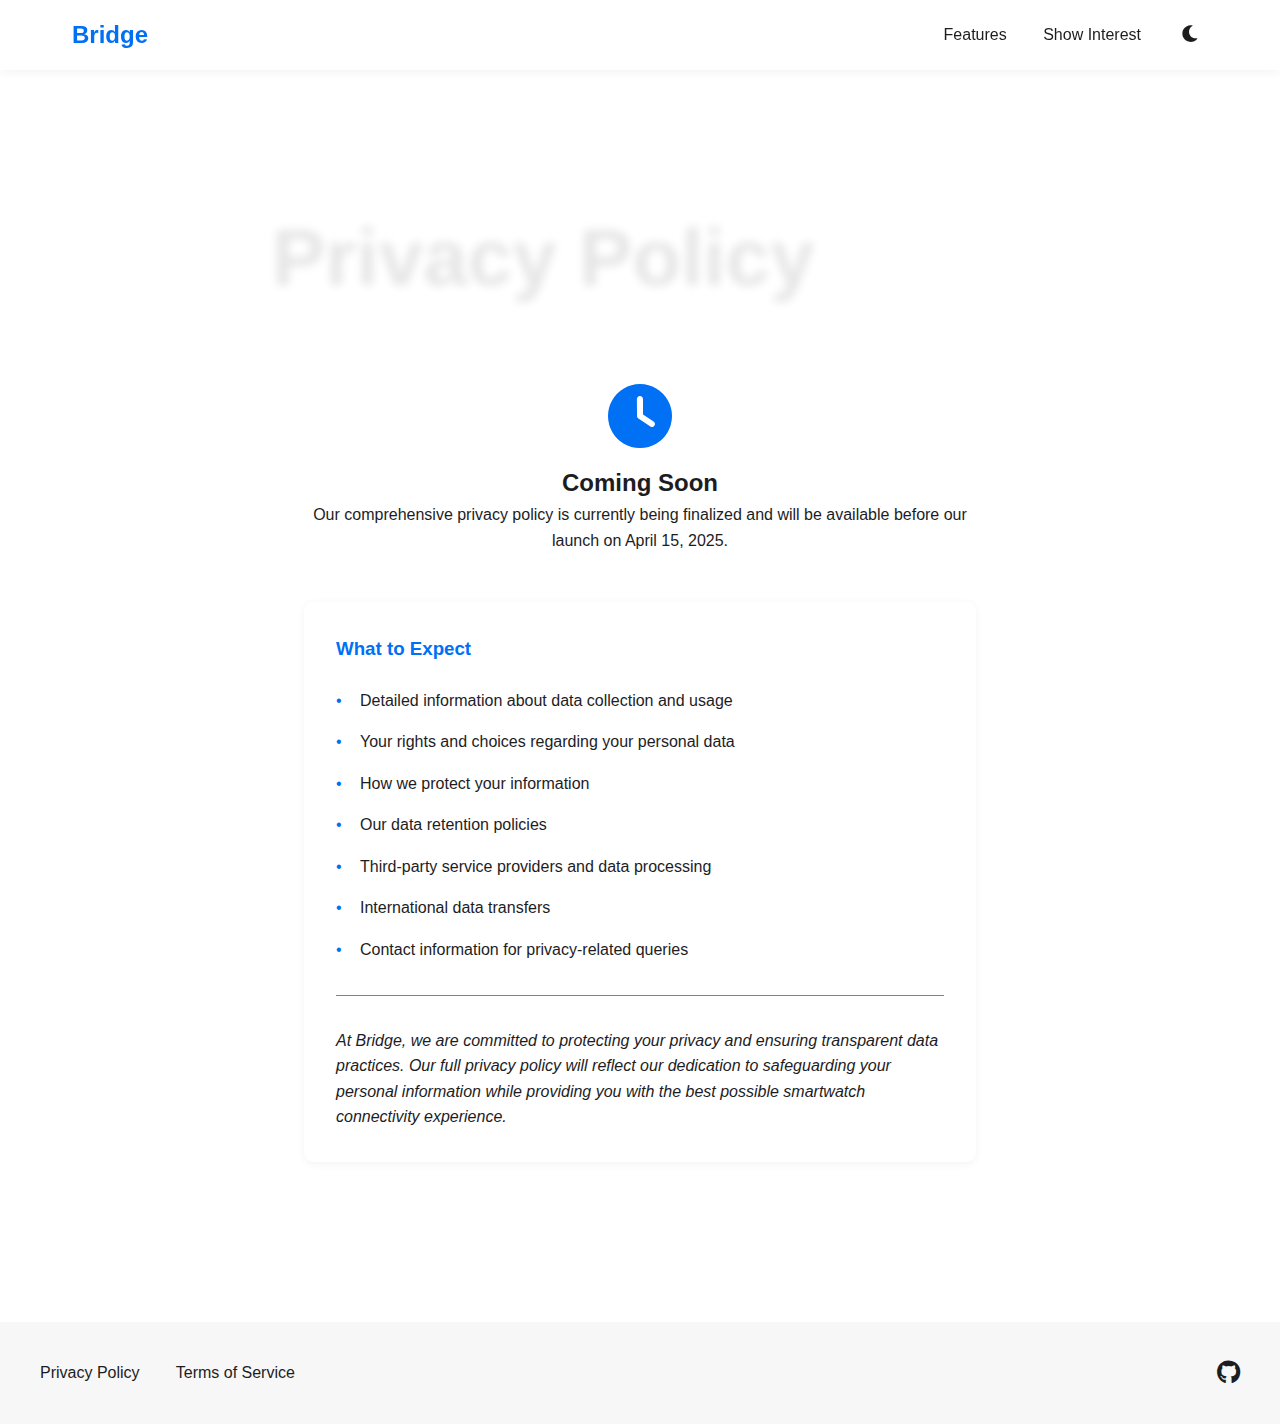
<file: site/privacy.html>
<!DOCTYPE html>
<html lang="en">
<head>
    <meta charset="UTF-8">
    <meta name="viewport" content="width=device-width, initial-scale=1.0">
    <title>Privacy Policy - Bridge</title>
    <link rel="stylesheet" href="css/styles.css">
    <link rel="stylesheet" href="https://cdnjs.cloudflare.com/ajax/libs/font-awesome/6.0.0/css/all.min.css">
</head>
<body>
    <header>
        <nav>
            <div class="logo">
                <a href="index.html">Bridge</a>
            </div>
            <div class="nav-container">
                <div class="nav-links">
                    <a href="index.html#features">Features</a>
                    <a href="index.html#interest">Show Interest</a>
                </div>
                <button id="themeToggle" class="theme-toggle" aria-label="Toggle dark mode">
                    <i class="fas fa-moon"></i>
                </button>
            </div>
        </nav>
    </header>

    <main>
        <section class="policy-section">
            <h1>Privacy Policy</h1>
            <div class="coming-soon-content">
                <i class="fas fa-clock"></i>
                <h2>Coming Soon</h2>
                <p>Our comprehensive privacy policy is currently being finalized and will be available before our launch on April 15, 2025.</p>
                
                <div class="policy-preview">
                    <h3>What to Expect</h3>
                    <ul>
                        <li>Detailed information about data collection and usage</li>
                        <li>Your rights and choices regarding your personal data</li>
                        <li>How we protect your information</li>
                        <li>Our data retention policies</li>
                        <li>Third-party service providers and data processing</li>
                        <li>International data transfers</li>
                        <li>Contact information for privacy-related queries</li>
                    </ul>
                    
                    <p class="commitment">At Bridge, we are committed to protecting your privacy and ensuring transparent data practices. Our full privacy policy will reflect our dedication to safeguarding your personal information while providing you with the best possible smartwatch connectivity experience.</p>
                </div>
            </div>
        </section>
    </main>

    <footer>
        <div class="footer-content">
            <div class="footer-links">
                <a href="privacy.html">Privacy Policy</a>
                <a href="terms.html">Terms of Service</a>
            </div>
            <div class="social-links">
                <a href="https://github.com/v84n/bridge" target="_blank"><i class="fab fa-github"></i></a>
            </div>
        </div>
    </footer>
    <script>
        // Theme Switching
        function setTheme(theme) {
            document.documentElement.setAttribute('data-theme', theme);
            localStorage.setItem('theme', theme);
            updateThemeIcon(theme);
        }

        function updateThemeIcon(theme) {
            const themeToggle = document.getElementById('themeToggle');
            themeToggle.innerHTML = theme === 'dark' ? '<i class="fas fa-sun"></i>' : '<i class="fas fa-moon"></i>';
        }

        function initTheme() {
            const savedTheme = localStorage.getItem('theme') || 'light';
            setTheme(savedTheme);
        }

        document.getElementById('themeToggle').addEventListener('click', () => {
            const currentTheme = document.documentElement.getAttribute('data-theme');
            setTheme(currentTheme === 'dark' ? 'light' : 'dark');
        });

        // Initialize theme
        initTheme();
    </script>
</body>
</html>
</file>
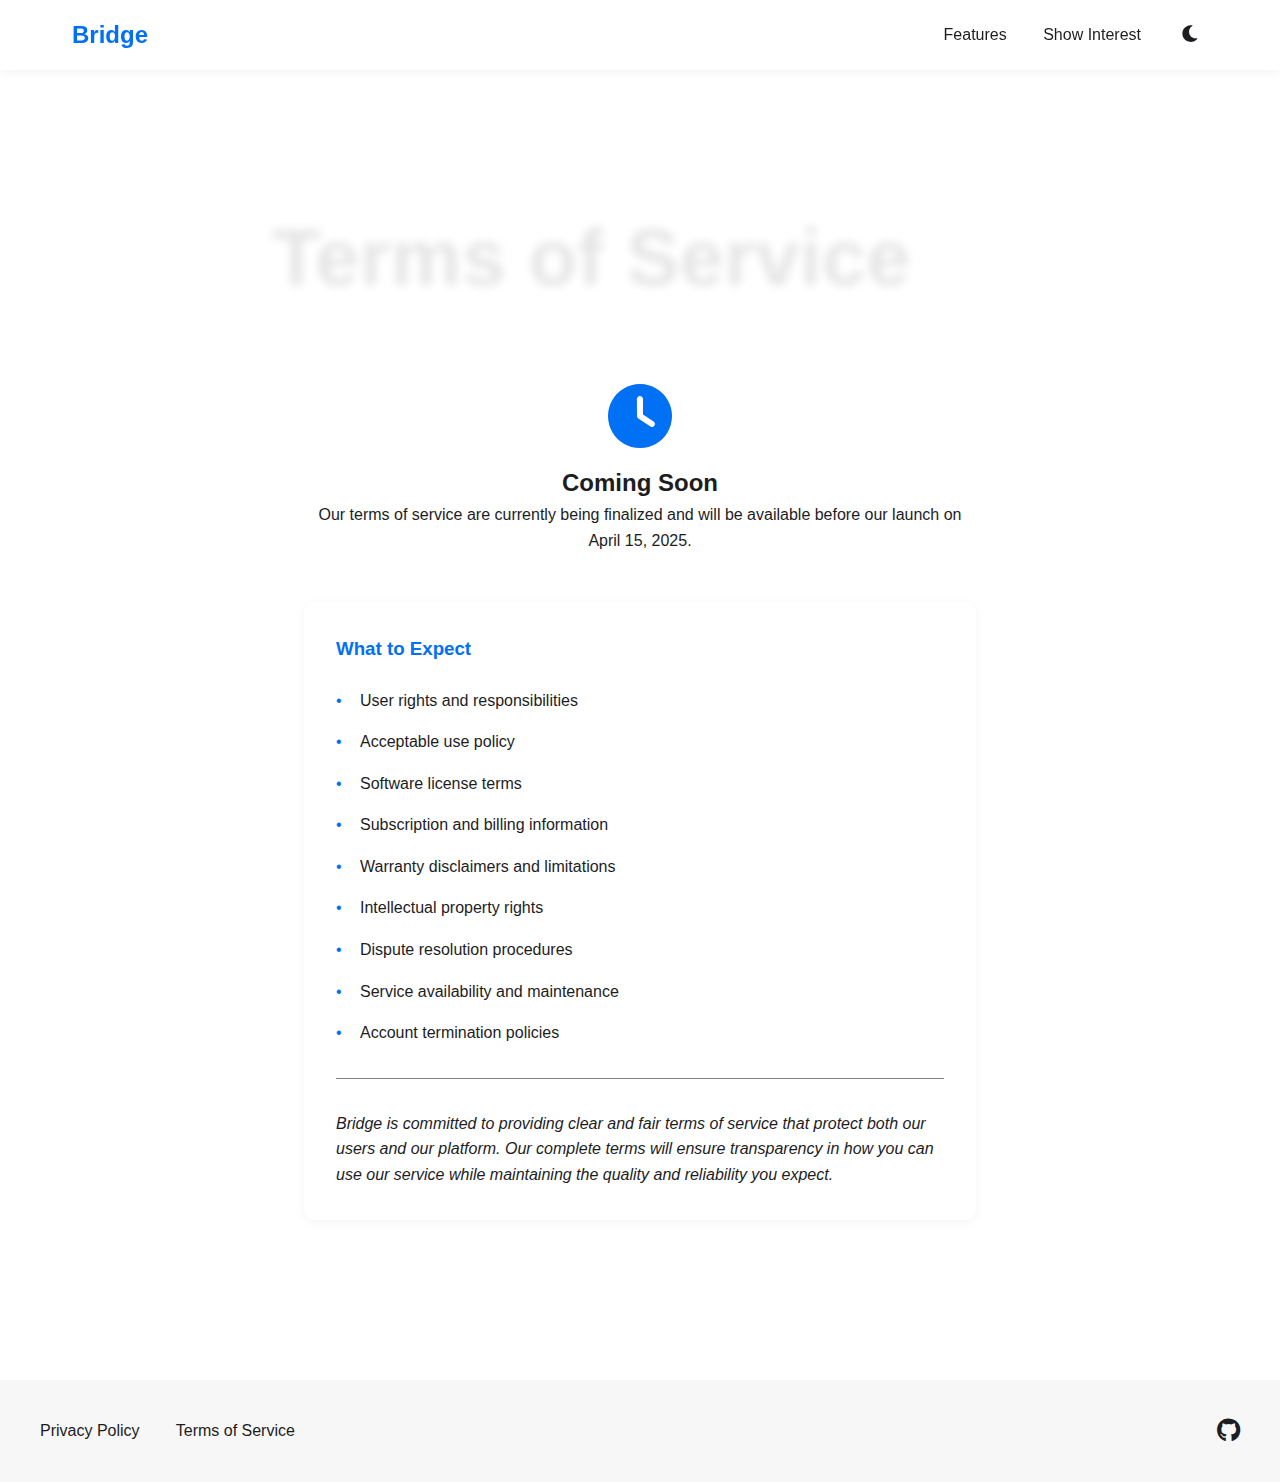
<file: site/terms.html>
<!DOCTYPE html>
<html lang="en">
<head>
    <meta charset="UTF-8">
    <meta name="viewport" content="width=device-width, initial-scale=1.0">
    <title>Terms of Service - Bridge</title>
    <link rel="stylesheet" href="css/styles.css">
    <link rel="stylesheet" href="https://cdnjs.cloudflare.com/ajax/libs/font-awesome/6.0.0/css/all.min.css">
</head>
<body>
    <header>
        <nav>
            <div class="logo">
                <a href="index.html">Bridge</a>
            </div>
            <div class="nav-container">
                <div class="nav-links">
                    <a href="index.html#features">Features</a>
                    <a href="index.html#interest">Show Interest</a>
                </div>
                <button id="themeToggle" class="theme-toggle" aria-label="Toggle dark mode">
                    <i class="fas fa-moon"></i>
                </button>
            </div>
        </nav>
    </header>

    <main>
        <section class="policy-section">
            <h1>Terms of Service</h1>
            <div class="coming-soon-content">
                <i class="fas fa-clock"></i>
                <h2>Coming Soon</h2>
                <p>Our terms of service are currently being finalized and will be available before our launch on April 15, 2025.</p>
                
                <div class="policy-preview">
                    <h3>What to Expect</h3>
                    <ul>
                        <li>User rights and responsibilities</li>
                        <li>Acceptable use policy</li>
                        <li>Software license terms</li>
                        <li>Subscription and billing information</li>
                        <li>Warranty disclaimers and limitations</li>
                        <li>Intellectual property rights</li>
                        <li>Dispute resolution procedures</li>
                        <li>Service availability and maintenance</li>
                        <li>Account termination policies</li>
                    </ul>
                    
                    <p class="commitment">Bridge is committed to providing clear and fair terms of service that protect both our users and our platform. Our complete terms will ensure transparency in how you can use our service while maintaining the quality and reliability you expect.</p>
                </div>
            </div>
        </section>
    </main>

    <footer>
        <div class="footer-content">
            <div class="footer-links">
                <a href="privacy.html">Privacy Policy</a>
                <a href="terms.html">Terms of Service</a>
            </div>
            <div class="social-links">
                <a href="https://github.com/v84n/bridge" target="_blank"><i class="fab fa-github"></i></a>
            </div>
        </div>
    </footer>
    <script>
        // Theme Switching
        function setTheme(theme) {
            document.documentElement.setAttribute('data-theme', theme);
            localStorage.setItem('theme', theme);
            updateThemeIcon(theme);
        }

        function updateThemeIcon(theme) {
            const themeToggle = document.getElementById('themeToggle');
            themeToggle.innerHTML = theme === 'dark' ? '<i class="fas fa-sun"></i>' : '<i class="fas fa-moon"></i>';
        }

        function initTheme() {
            const savedTheme = localStorage.getItem('theme') || 'light';
            setTheme(savedTheme);
        }

        document.getElementById('themeToggle').addEventListener('click', () => {
            const currentTheme = document.documentElement.getAttribute('data-theme');
            setTheme(currentTheme === 'dark' ? 'light' : 'dark');
        });

        // Initialize theme
        initTheme();
    </script>
</body>
</html>
</file>
<file: site/css/styles.css>
:root {
    /* Light mode - Refined Apple-inspired colors */
    --primary-color: rgb(0, 112, 245);        /* Refined Blue */
    --secondary-color: rgb(64, 156, 255);     /* Light Blue */
    --accent-color: rgb(94, 92, 230);         /* Purple Accent */
    --background-color: rgb(255, 255, 255);   /* Pure White */
    --text-color: rgb(29, 29, 31);           /* Almost Black */
    --gray-light: rgb(247, 247, 247);        /* Lighter Gray */
    --gray-medium: rgb(128, 128, 128);       /* Medium Gray */
    --card-background: rgb(255, 255, 255);   /* Pure White */
    --card-shadow: 0 2px 10px rgba(0, 0, 0, 0.05);
    --footer-background: rgb(247, 247, 247); /* Lighter Gray */
    --success-color: rgb(52, 199, 89);       /* Green */
    --warning-color: rgb(255, 149, 0);       /* Orange */
    --error-color: rgb(255, 59, 48);         /* Red */
}

[data-theme="dark"] {
    /* Dark mode - Refined Apple-inspired colors */
    --primary-color: rgb(10, 132, 255);      /* Bright Blue */
    --secondary-color: rgb(64, 156, 255);    /* Light Blue */
    --accent-color: rgb(94, 92, 230);        /* Purple Accent */
    --background-color: rgb(0, 0, 0);        /* Pure Black */
    --text-color: rgb(255, 255, 255);        /* Pure White */
    --gray-light: rgb(28, 28, 30);          /* Dark Gray */
    --gray-medium: rgb(142, 142, 147);      /* Medium Gray */
    --card-background: rgb(22, 22, 23);     /* Slightly Lighter Black */
    --card-shadow: 0 2px 10px rgba(0, 0, 0, 0.2);
    --footer-background: rgb(28, 28, 30);   /* Dark Gray */
    --success-color: rgb(48, 209, 88);      /* Green */
    --warning-color: rgb(255, 159, 10);     /* Orange */
    --error-color: rgb(255, 69, 58);        /* Red */
}

* {
    margin: 0;
    padding: 0;
    box-sizing: border-box;
}

body {
    font-family: -apple-system, BlinkMacSystemFont, 'SF Pro Text', 'SF Pro Icons', 'Helvetica Neue', Helvetica, Arial, sans-serif;
    line-height: 1.6;
    color: var(--text-color);
    background-color: var(--background-color);
    transition: background-color 0.3s ease, color 0.3s ease;
    -webkit-font-smoothing: antialiased;
    -moz-osx-font-smoothing: grayscale;
}

header {
    position: fixed;
    width: 100%;
    background: var(--background-color);
    backdrop-filter: blur(20px);
    -webkit-backdrop-filter: blur(20px);
    z-index: 1000;
    box-shadow: var(--card-shadow);
}

nav {
    max-width: 1200px;
    margin: 0 auto;
    padding: 1rem 2rem;
    display: flex;
    justify-content: space-between;
    align-items: center;
}

.nav-container {
    display: flex;
    align-items: center;
    gap: 2rem;
}

.logo {
    font-size: 1.5rem;
    font-weight: bold;
}

.logo a {
    color: var(--primary-color);
    text-decoration: none;
}

.nav-links a {
    margin-left: 2rem;
    text-decoration: none;
    color: var(--text-color);
    transition: color 0.3s ease;
}

.nav-links a:hover {
    color: var(--primary-color);
}

.theme-toggle {
    background: none;
    border: none;
    color: var(--text-color);
    font-size: 1.2rem;
    cursor: pointer;
    padding: 0.5rem;
    transition: color 0.3s ease;
}

.theme-toggle:hover {
    color: var(--primary-color);
}

main {
    padding-top: 4rem;
}

section {
    padding: 4rem 2rem;
    width: 100%;
}

.section-content {
    max-width: 1400px;
    margin: 0 auto;
}

#hero {
    text-align: center;
    padding: 8rem 2rem;
    background: linear-gradient(135deg, 
        var(--primary-color) 0%, 
        var(--accent-color) 100%
    );
    color: white;
    min-height: 100vh;
    display: flex;
    flex-direction: column;
    justify-content: center;
    align-items: center;
    position: relative;
    overflow: hidden;
}

#hero::after {
    content: '';
    position: absolute;
    top: 0;
    left: 0;
    right: 0;
    bottom: 0;
    background: linear-gradient(180deg, 
        rgba(0, 0, 0, 0.1) 0%,
        rgba(0, 0, 0, 0.2) 100%
    );
    pointer-events: none;
}

.hero-content {
    max-width: 800px;
    width: 100%;
    padding: 2rem;
    text-align: center;
    z-index: 1;
}

.hero-text {
    text-align: center;
}

h1 {
    font-size: 5rem;
    margin-bottom: 1rem;
    background: linear-gradient(to right, #fff, rgba(255,255,255,0.8));
    -webkit-background-clip: text;
    -webkit-text-fill-color: transparent;
    text-shadow: 0 2px 10px rgba(0,0,0,0.1);
}

.tagline {
    font-size: 1.8rem;
    margin-bottom: 3rem;
    opacity: 0.9;
}

.countdown {
    display: flex;
    gap: 2rem;
    margin-top: 3rem;
    justify-content: center;
}

.countdown-item {
    background: rgba(255, 255, 255, 0.15);
    padding: 2rem;
    border-radius: 16px;
    min-width: 120px;
    backdrop-filter: blur(20px);
    -webkit-backdrop-filter: blur(20px);
    box-shadow: 0 8px 32px rgba(0, 0, 0, 0.15);
    transition: transform 0.3s ease;
}

.countdown-item:hover {
    transform: translateY(-5px);
}

.countdown-item span:first-child {
    font-size: 3rem;
    font-weight: bold;
    display: block;
    margin-bottom: 0.5rem;
}

.countdown-item span:last-child {
    font-size: 1rem;
    opacity: 0.8;
    text-transform: uppercase;
    letter-spacing: 1px;
}

@media (max-width: 768px) {
    h1 {
        font-size: 3rem;
    }

    .tagline {
        font-size: 1.4rem;
    }

    .countdown {
        flex-wrap: wrap;
        gap: 1rem;
    }

    .countdown-item {
        padding: 1.5rem;
        min-width: 100px;
    }

    .countdown-item span:first-child {
        font-size: 2.5rem;
    }
}

.features-grid {
    display: grid;
    grid-template-columns: repeat(auto-fit, minmax(320px, 1fr));
    gap: 2.5rem;
    margin-top: 4rem;
    padding: 0 2rem;
    max-width: 1400px;
    margin-left: auto;
    margin-right: auto;
}

.feature-card {
    background: var(--card-background);
    border-radius: 20px;
    padding: 2.5rem 2rem;
    text-align: center;
    transition: all 0.5s cubic-bezier(0.4, 0, 0.2, 1);
    border: 1px solid var(--gray-light);
    position: relative;
    overflow: hidden;
    display: flex;
    flex-direction: column;
    align-items: center;
    gap: 1.5rem;
}

.feature-card i {
    font-size: 2.5rem;
    color: var(--primary-color);
    background: linear-gradient(135deg, 
        var(--primary-color) 0%, 
        var(--accent-color) 100%
    );
    -webkit-background-clip: text;
    -webkit-text-fill-color: transparent;
    display: block;
    margin-bottom: 0.5rem;
}

.feature-card h3 {
    font-size: 1.5rem;
    font-weight: 600;
    margin: 0;
    background: linear-gradient(135deg, 
        var(--text-color) 0%, 
        var(--text-color) 100%
    );
    -webkit-background-clip: text;
    color: var(--text-color);
}

.feature-card p {
    font-size: 1.1rem;
    line-height: 1.6;
    color: var(--text-color);
    opacity: 0.9;
    margin: 0;
}

.feature-card.primary {
    background: linear-gradient(135deg, 
        rgba(var(--primary-color-rgb), 0.05) 0%, 
        rgba(var(--accent-color-rgb), 0.05) 100%
    );
    border: 1px solid rgba(var(--primary-color-rgb), 0.1);
}

.feature-card:hover {
    transform: translateY(-8px);
    box-shadow: 0 20px 40px rgba(0, 0, 0, 0.1);
    border-color: var(--primary-color);
}

.feature-card::before {
    content: '';
    position: absolute;
    top: 0;
    left: 0;
    right: 0;
    height: 4px;
    background: linear-gradient(90deg, 
        var(--primary-color) 0%, 
        var(--accent-color) 100%
    );
    opacity: 0;
    transition: opacity 0.3s ease;
}

.feature-card:hover::before {
    opacity: 1;
    animation: gradientShift 3s ease infinite;
}

.feature-card:hover i {
    transform: scale(1.1) rotate(5deg);
}

@media (max-width: 768px) {
    .features-grid {
        grid-template-columns: 1fr;
        gap: 1.5rem;
        padding: 0 1rem;
    }
    
    .feature-card {
        padding: 2rem 1.5rem;
    }
    
    .form-group {
        padding: 0 1rem;
    }
    
    button[type="submit"] {
        margin-top: 2rem;
    }
}

/* Form Styling */
.form-group {
    margin-bottom: 2rem;
    max-width: 600px;
    margin-left: auto;
    margin-right: auto;
}

.form-group label {
    display: block;
    margin-bottom: 0.75rem;
    color: var(--text-color);
    font-weight: 600;
    font-size: 1rem;
}

.form-group input,
.form-group select,
.form-group textarea {
    width: 100%;
    padding: 1rem;
    border: 2px solid var(--gray-medium);
    border-radius: 12px;
    background: var(--background-color);
    color: var(--text-color);
    font-size: 1rem;
    transition: all 0.3s cubic-bezier(0.4, 0, 0.2, 1);
    -webkit-appearance: none;
    appearance: none;
}

.form-group select {
    background-image: url("data:image/svg+xml;charset=utf-8,%3Csvg xmlns='http://www.w3.org/2000/svg' width='16' height='16' fill='currentColor' viewBox='0 0 16 16'%3E%3Cpath d='M8 11.5l-5-5h10l-5 5z'/%3E%3C/svg%3E");
    background-repeat: no-repeat;
    background-position: right 1rem center;
    padding-right: 2.5rem;
}

.form-group input:focus,
.form-group select:focus,
.form-group textarea:focus {
    outline: none;
    border-color: var(--primary-color);
    box-shadow: 0 0 0 4px rgba(var(--primary-color-rgb), 0.1);
    transform: translateY(-2px);
}

.form-group textarea {
    min-height: 120px;
    resize: vertical;
}

.form-group input::placeholder,
.form-group textarea::placeholder {
    color: var(--gray-medium);
}

button[type="submit"] {
    display: block;
    width: 100%;
    max-width: 600px;
    margin: 3rem auto 0;
    padding: 1rem 2rem;
    font-size: 1.1rem;
    font-weight: 600;
    text-transform: uppercase;
    letter-spacing: 0.5px;
}

/* Media Queries */
@media (max-width: 768px) {
    .features-grid {
        grid-template-columns: 1fr;
        gap: 1.5rem;
    }
    
    .feature-card {
        padding: 1.25rem;
    }
}

button {
    background: linear-gradient(135deg, 
        var(--primary-color) 0%, 
        var(--secondary-color) 100%
    );
    background-size: 200% 200%;
    color: white;
    padding: 0.8rem 1.6rem;
    border: none;
    border-radius: 8px;
    font-size: 1rem;
    font-weight: 500;
    cursor: pointer;
    transition: all 0.3s cubic-bezier(0.4, 0, 0.2, 1);
    position: relative;
    overflow: hidden;
}

button:hover {
    background: linear-gradient(135deg, 
        var(--secondary-color) 0%, 
        var(--accent-color) 100%
    );
    transform: translateY(-2px);
    box-shadow: 0 8px 20px rgba(var(--primary-color-rgb), 0.3);
    animation: gradientShift 3s ease infinite;
}

button:active {
    transform: translateY(0);
    box-shadow: 0 4px 10px rgba(var(--primary-color-rgb), 0.2);
}

footer {
    background: var(--footer-background);
    padding: 2rem;
    margin-top: 4rem;
}

.footer-content {
    max-width: 1200px;
    margin: 0 auto;
    display: flex;
    justify-content: space-between;
    align-items: center;
}

.footer-links a {
    margin-right: 2rem;
    text-decoration: none;
    color: var(--text-color);
}

.social-links a {
    font-size: 1.5rem;
    color: var(--text-color);
    transition: color 0.3s ease;
}

.social-links a:hover {
    color: var(--primary-color);
}

/* Policy pages specific styles */
.policy-section {
    padding-top: 8rem;
    max-width: 800px;
    margin: 0 auto;
}

.coming-soon-content {
    text-align: center;
    padding: 2rem;
    background: var(--card-background);
    border-radius: 10px;
    margin-top: 2rem;
}

.coming-soon-content i {
    font-size: 4rem;
    color: var(--primary-color);
    margin-bottom: 1rem;
}

.policy-preview {
    text-align: left;
    margin-top: 3rem;
    padding: 2rem;
    background: var(--card-background);
    border-radius: 10px;
    box-shadow: var(--card-shadow);
}

.policy-preview h3 {
    color: var(--primary-color);
    margin-bottom: 1.5rem;
}

.policy-preview ul {
    list-style-type: none;
    padding: 0;
}

.policy-preview li {
    margin-bottom: 1rem;
    padding-left: 1.5rem;
    position: relative;
    color: var(--text-color);
}

.policy-preview li:before {
    content: "•";
    color: var(--primary-color);
    position: absolute;
    left: 0;
}

.commitment {
    margin-top: 2rem;
    padding-top: 2rem;
    border-top: 1px solid var(--gray-medium);
    font-style: italic;
    color: var(--text-color);
}

@media (max-width: 1024px) {
    .hero-content {
        grid-template-columns: 1fr;
        text-align: center;
        gap: 2rem;
    }

    .hero-text {
        text-align: center;
    }

    .hero-image {
        height: 400px;
    }

    .watch-mockup {
        height: 150px;
    }
}

@media (max-width: 768px) {
    .hero-image {
        height: 300px;
    }

    .watch-mockup {
        height: 100px;
        right: -20px;
    }

    h1 {
        font-size: 2.5rem;
    }
} 

/* Dashboard styles */
.dashboard-section {
    padding-top: 8rem;
    max-width: 1200px;
    margin: 0 auto;
    padding-left: 2rem;
    padding-right: 2rem;
}

.dashboard-grid {
    display: grid;
    grid-template-columns: repeat(auto-fit, minmax(250px, 1fr));
    gap: 2rem;
    margin-bottom: 3rem;
}

.dashboard-card {
    background: var(--card-background);
    padding: 2rem;
    border-radius: 12px;
    text-align: center;
    box-shadow: var(--card-shadow);
    backdrop-filter: blur(20px);
    -webkit-backdrop-filter: blur(20px);
}

.dashboard-card h3 {
    color: var(--text-color);
    font-size: 1rem;
    margin-bottom: 1rem;
}

.dashboard-card .stat {
    font-size: 2.5rem;
    font-weight: bold;
    color: var(--primary-color);
}

.chart-grid {
    display: grid;
    grid-template-columns: repeat(auto-fit, minmax(350px, 1fr));
    gap: 2rem;
    margin-bottom: 3rem;
}

.chart-card {
    background: var(--card-background);
    padding: 2rem;
    border-radius: 12px;
    box-shadow: var(--card-shadow);
    backdrop-filter: blur(20px);
    -webkit-backdrop-filter: blur(20px);
}

.chart-card h3 {
    color: var(--text-color);
    margin-bottom: 1.5rem;
    text-align: center;
}

.recent-submissions {
    background: var(--card-background);
    padding: 2rem;
    border-radius: 10px;
    box-shadow: var(--card-shadow);
}

.recent-submissions h3 {
    color: var(--text-color);
    margin-bottom: 1.5rem;
}

.table-container {
    overflow-x: auto;
}

table {
    width: 100%;
    border-collapse: collapse;
    margin-top: 1rem;
}

th, td {
    padding: 1rem;
    text-align: left;
    border-bottom: 1px solid var(--gray-medium);
    color: var(--text-color);
}

th {
    font-weight: 600;
    background: var(--gray-light);
}

@media (max-width: 768px) {
    .dashboard-section {
        padding-top: 6rem;
        padding-left: 1rem;
        padding-right: 1rem;
    }

    .chart-grid {
        grid-template-columns: 1fr;
    }

    .dashboard-card .stat {
        font-size: 2rem;
    }

    th, td {
        padding: 0.75rem;
    }
} 

.app-interface {
    position: absolute;
    top: 0;
    left: 0;
    right: 0;
    bottom: 0;
    z-index: 4;
    padding: 1rem;
    color: var(--text-color);
    border-radius: 32px;
    overflow: hidden;
    background: rgba(255, 255, 255, 0.9);
    backdrop-filter: blur(10px);
    -webkit-backdrop-filter: blur(10px);
}

.app-header {
    display: flex;
    justify-content: space-between;
    align-items: center;
    margin-bottom: 2rem;
    padding: 0.5rem;
}

.app-title {
    font-weight: 600;
    font-size: 1.2rem;
}

.connection-status {
    color: var(--success-color);
    font-size: 0.9rem;
    display: flex;
    align-items: center;
    gap: 0.5rem;
}

.connection-status::before {
    content: '';
    display: inline-block;
    width: 8px;
    height: 8px;
    background: var(--success-color);
    border-radius: 50%;
}

.watch-status {
    text-align: center;
    margin-bottom: 2rem;
    padding: 1rem;
    background: var(--gray-light);
    border-radius: 12px;
}

.watch-status i {
    color: var(--success-color);
    font-size: 2rem;
    margin-bottom: 0.5rem;
    display: block;
}

.feature-status {
    display: grid;
    gap: 1rem;
}

.status-item {
    display: flex;
    align-items: center;
    gap: 1rem;
    padding: 0.8rem;
    background: var(--gray-light);
    border-radius: 8px;
}

.status-item i {
    color: var(--primary-color);
}

.watch-interface {
    position: absolute;
    top: 0;
    left: 0;
    right: 0;
    bottom: 0;
    z-index: 4;
    padding: 0.5rem;
    color: white;
    border-radius: 50%;
    overflow: hidden;
    background: rgba(0, 0, 0, 0.8);
    display: flex;
    align-items: center;
    justify-content: center;
}

.watch-notification {
    background: var(--primary-color);
    padding: 0.5rem;
    border-radius: 8px;
    font-size: 0.7rem;
    display: flex;
    align-items: center;
    gap: 0.5rem;
    max-width: 90%;
}

.watch-notification i {
    font-size: 0.9rem;
}

[data-theme="dark"] .app-interface {
    background: rgba(0, 0, 0, 0.9);
}

@media (max-width: 768px) {
    .app-interface {
        padding: 0.5rem;
    }

    .app-header {
        margin-bottom: 1rem;
    }

    .watch-status {
        margin-bottom: 1rem;
    }

    .status-item {
        padding: 0.5rem;
    }
} 

/* Animation Keyframes */
@keyframes float {
    0% { transform: translateY(0px); }
    50% { transform: translateY(-10px); }
    100% { transform: translateY(0px); }
}

@keyframes pulse {
    0% { transform: scale(1); }
    50% { transform: scale(1.05); }
    100% { transform: scale(1); }
}

@keyframes slideIn {
    from {
        opacity: 0;
        transform: translateY(20px);
    }
    to {
        opacity: 1;
        transform: translateY(0);
    }
}

@keyframes gradientShift {
    0% { background-position: 0% 50%; }
    50% { background-position: 100% 50%; }
    100% { background-position: 0% 50%; }
}

/* Enhanced Navigation Animations */
.nav-links a {
    position: relative;
    text-decoration: none;
    color: var(--text-color);
    transition: color 0.3s ease;
    padding: 0.5rem 0;
}

.nav-links a::after {
    content: '';
    position: absolute;
    bottom: 0;
    left: 0;
    width: 0;
    height: 2px;
    background: linear-gradient(90deg, 
        var(--primary-color) 0%, 
        var(--accent-color) 100%
    );
    transition: width 0.3s ease;
}

.nav-links a:hover::after {
    width: 100%;
}

/* Enhanced Theme Toggle */
.theme-toggle {
    transition: transform 0.5s cubic-bezier(0.4, 0, 0.2, 1);
}

.theme-toggle:hover {
    transform: rotate(180deg);
}

/* Enhanced Countdown Animation */
.countdown-item {
    animation: float 6s ease-in-out infinite;
}

.countdown-item:nth-child(1) { animation-delay: 0s; }
.countdown-item:nth-child(2) { animation-delay: 1.5s; }
.countdown-item:nth-child(3) { animation-delay: 3s; }
.countdown-item:nth-child(4) { animation-delay: 4.5s; }

/* Responsive Animations */
@media (prefers-reduced-motion: reduce) {
    * {
        animation: none !important;
        transition: none !important;
    }
} 

/* Mobile Navigation */
@media (max-width: 768px) {
    nav {
        padding: 0.75rem 1rem;
    }

    .logo {
        font-size: 1.25rem;
    }

    .nav-container {
        gap: 1rem;
    }

    .nav-links a {
        margin-left: 1rem;
        font-size: 0.9rem;
    }

    .theme-toggle {
        font-size: 1rem;
        padding: 0.25rem;
    }
}

/* Mobile Hero Section */
@media (max-width: 768px) {
    #hero {
        padding: 6rem 1rem;
        min-height: 100vh;
    }

    .hero-content {
        padding: 1rem;
    }

    h1 {
        font-size: 2.5rem;
        margin-bottom: 0.5rem;
    }

    .tagline {
        font-size: 1.2rem;
        margin-bottom: 2rem;
    }

    .countdown {
        gap: 0.75rem;
        flex-wrap: wrap;
        justify-content: center;
    }

    .countdown-item {
        padding: 1rem;
        min-width: calc(50% - 1rem);
        flex: 1 1 calc(50% - 1rem);
    }

    .countdown-item span:first-child {
        font-size: 2rem;
    }

    .countdown-item span:last-child {
        font-size: 0.8rem;
    }
}

/* Mobile Features Section */
@media (max-width: 768px) {
    section {
        padding: 3rem 1rem;
    }

    .section-content {
        padding: 0;
    }

    .features-grid {
        grid-template-columns: 1fr;
        gap: 1rem;
        padding: 0;
        margin-top: 2rem;
    }

    .feature-card {
        padding: 1.5rem;
        border-radius: 16px;
        gap: 1rem;
    }

    .feature-card i {
        font-size: 2rem;
        margin-bottom: 0.25rem;
    }

    .feature-card h3 {
        font-size: 1.25rem;
    }

    .feature-card p {
        font-size: 0.95rem;
        line-height: 1.5;
    }
}

/* Mobile Form Section */
@media (max-width: 768px) {
    #interest {
        padding: 3rem 1rem;
    }

    .form-group {
        margin-bottom: 1.5rem;
        padding: 0;
    }

    .form-group label {
        font-size: 0.95rem;
        margin-bottom: 0.5rem;
    }

    .form-group input,
    .form-group select,
    .form-group textarea {
        padding: 0.875rem;
        font-size: 0.95rem;
        border-radius: 10px;
    }

    .form-group select {
        padding-right: 2rem;
        background-position: right 0.75rem center;
    }

    button[type="submit"] {
        margin-top: 2rem;
        padding: 0.875rem 1.5rem;
        font-size: 1rem;
    }
}

/* Mobile Footer */
@media (max-width: 768px) {
    footer {
        padding: 1.5rem 1rem;
        margin-top: 2rem;
    }

    .footer-content {
        flex-direction: column;
        gap: 1rem;
        text-align: center;
    }

    .footer-links {
        display: flex;
        flex-direction: column;
        gap: 0.75rem;
    }

    .footer-links a {
        margin-right: 0;
        font-size: 0.9rem;
    }

    .social-links {
        margin-top: 0.5rem;
    }

    .social-links a {
        font-size: 1.25rem;
    }
}

/* General Mobile Optimizations */
@media (max-width: 768px) {
    body {
        font-size: 0.95rem;
    }

    main {
        padding-top: 3rem;
    }

    h2 {
        font-size: 1.75rem;
        margin-bottom: 1rem;
    }

    .section-content {
        max-width: 100%;
    }
}

/* iPhone Status Bar */
@media (max-width: 768px) {
    .status-bar {
        position: fixed;
        top: 0;
        left: 0;
        right: 0;
        height: env(safe-area-inset-top);
        background: var(--background-color);
        z-index: 1001;
    }

    header {
        padding-top: env(safe-area-inset-top);
    }

    main {
        padding-top: calc(3rem + env(safe-area-inset-top));
    }
}
</file>
